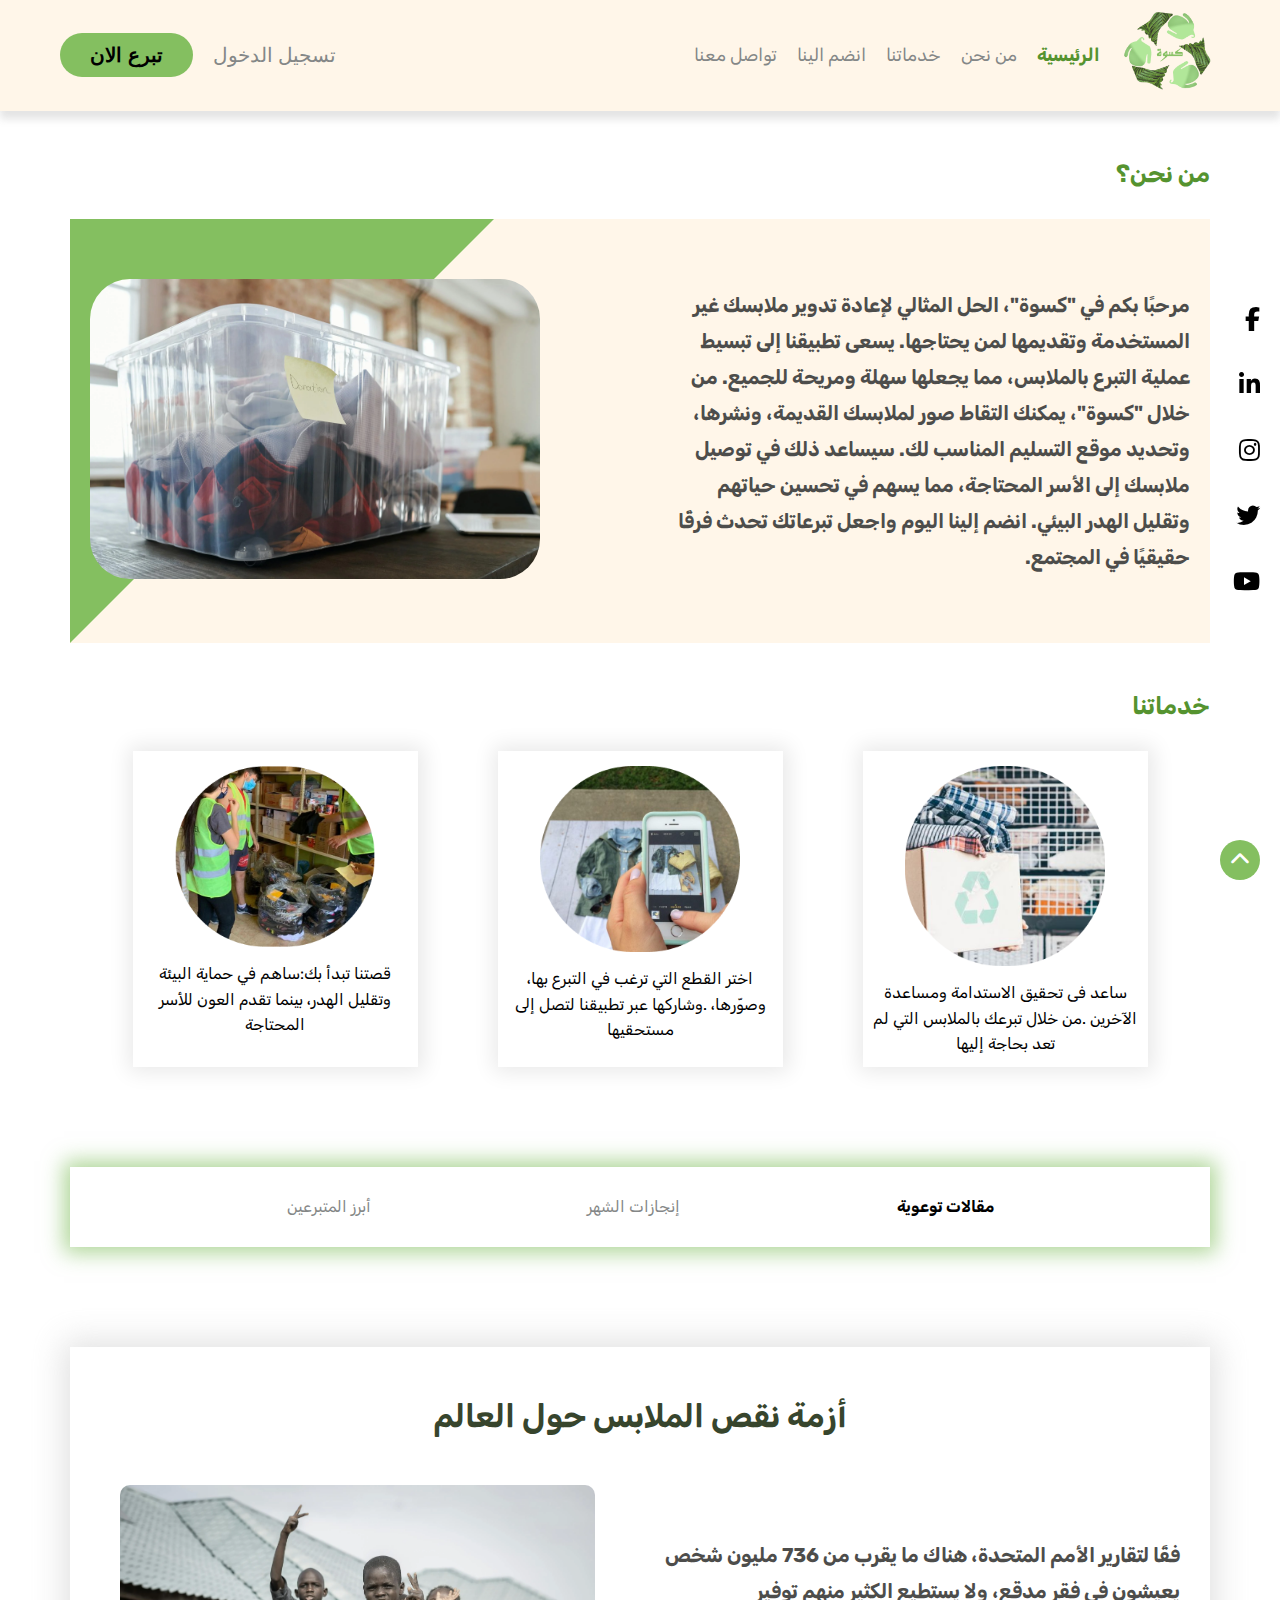
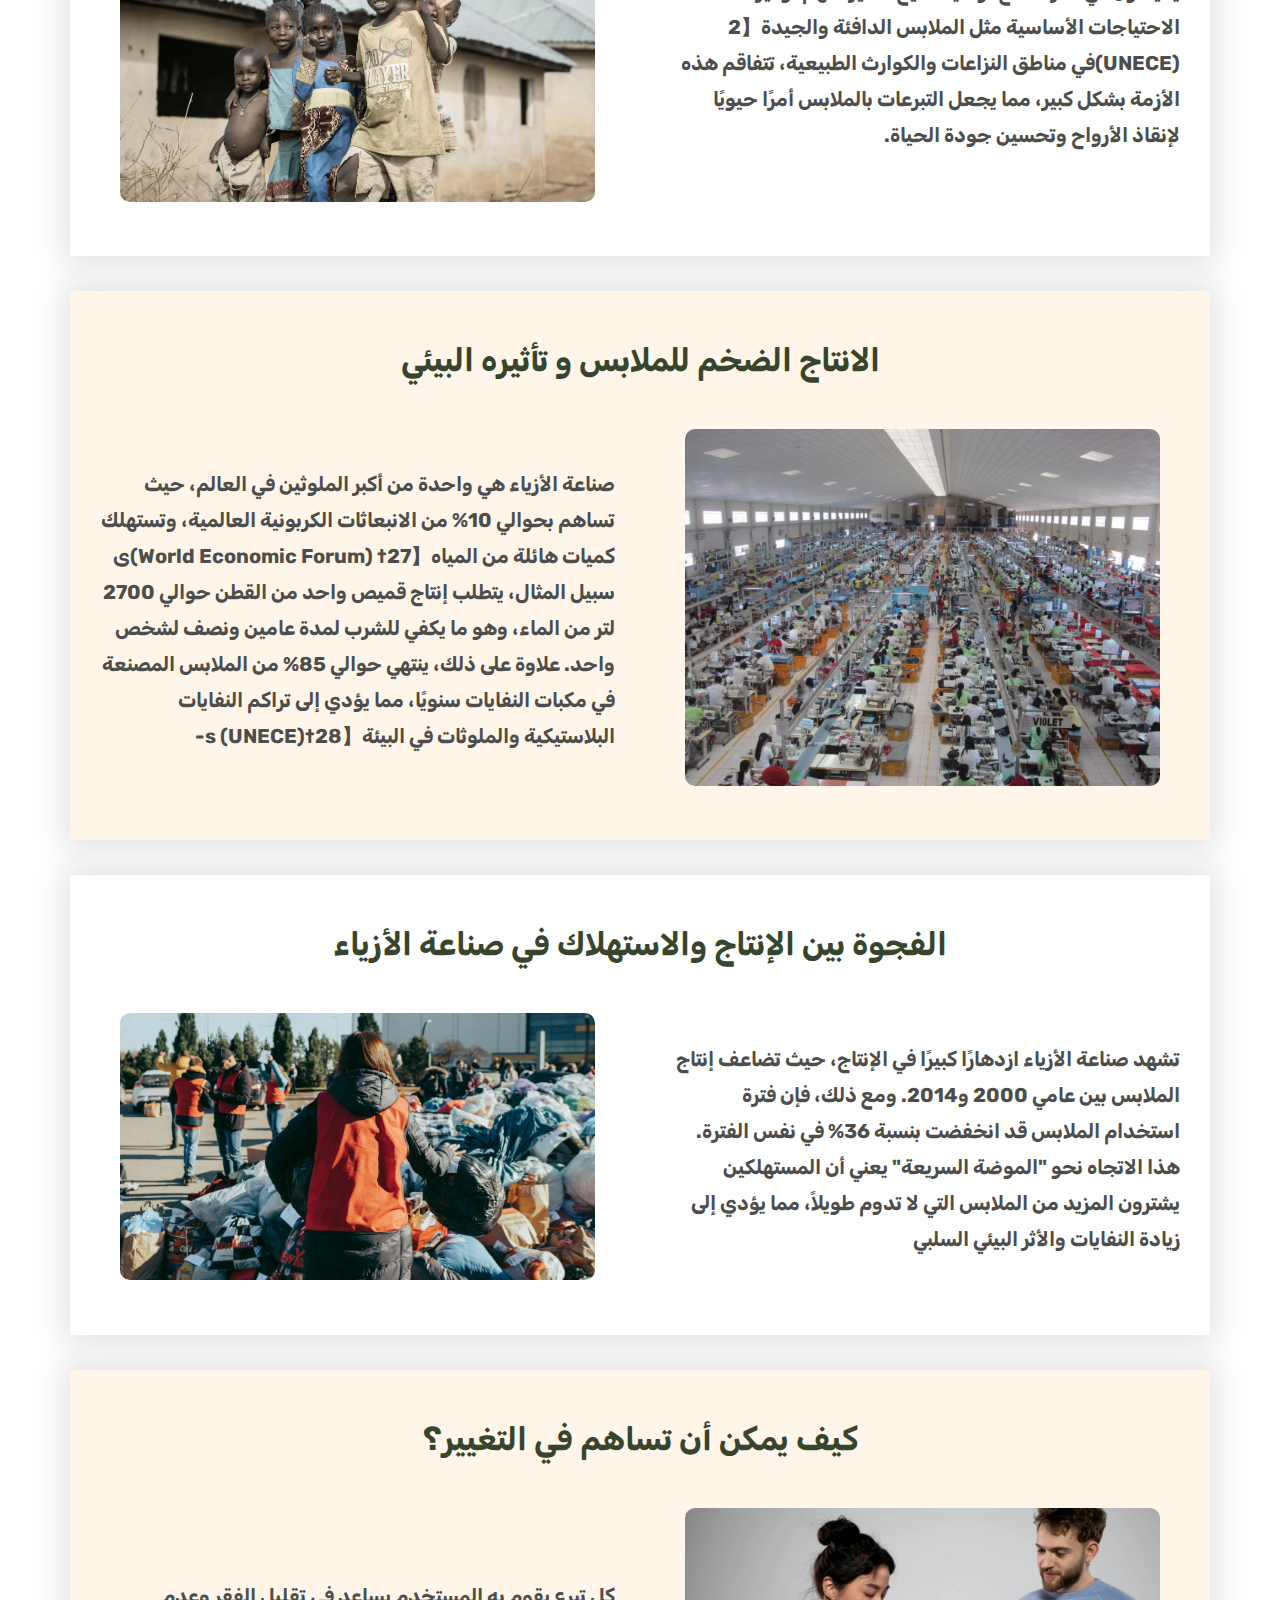
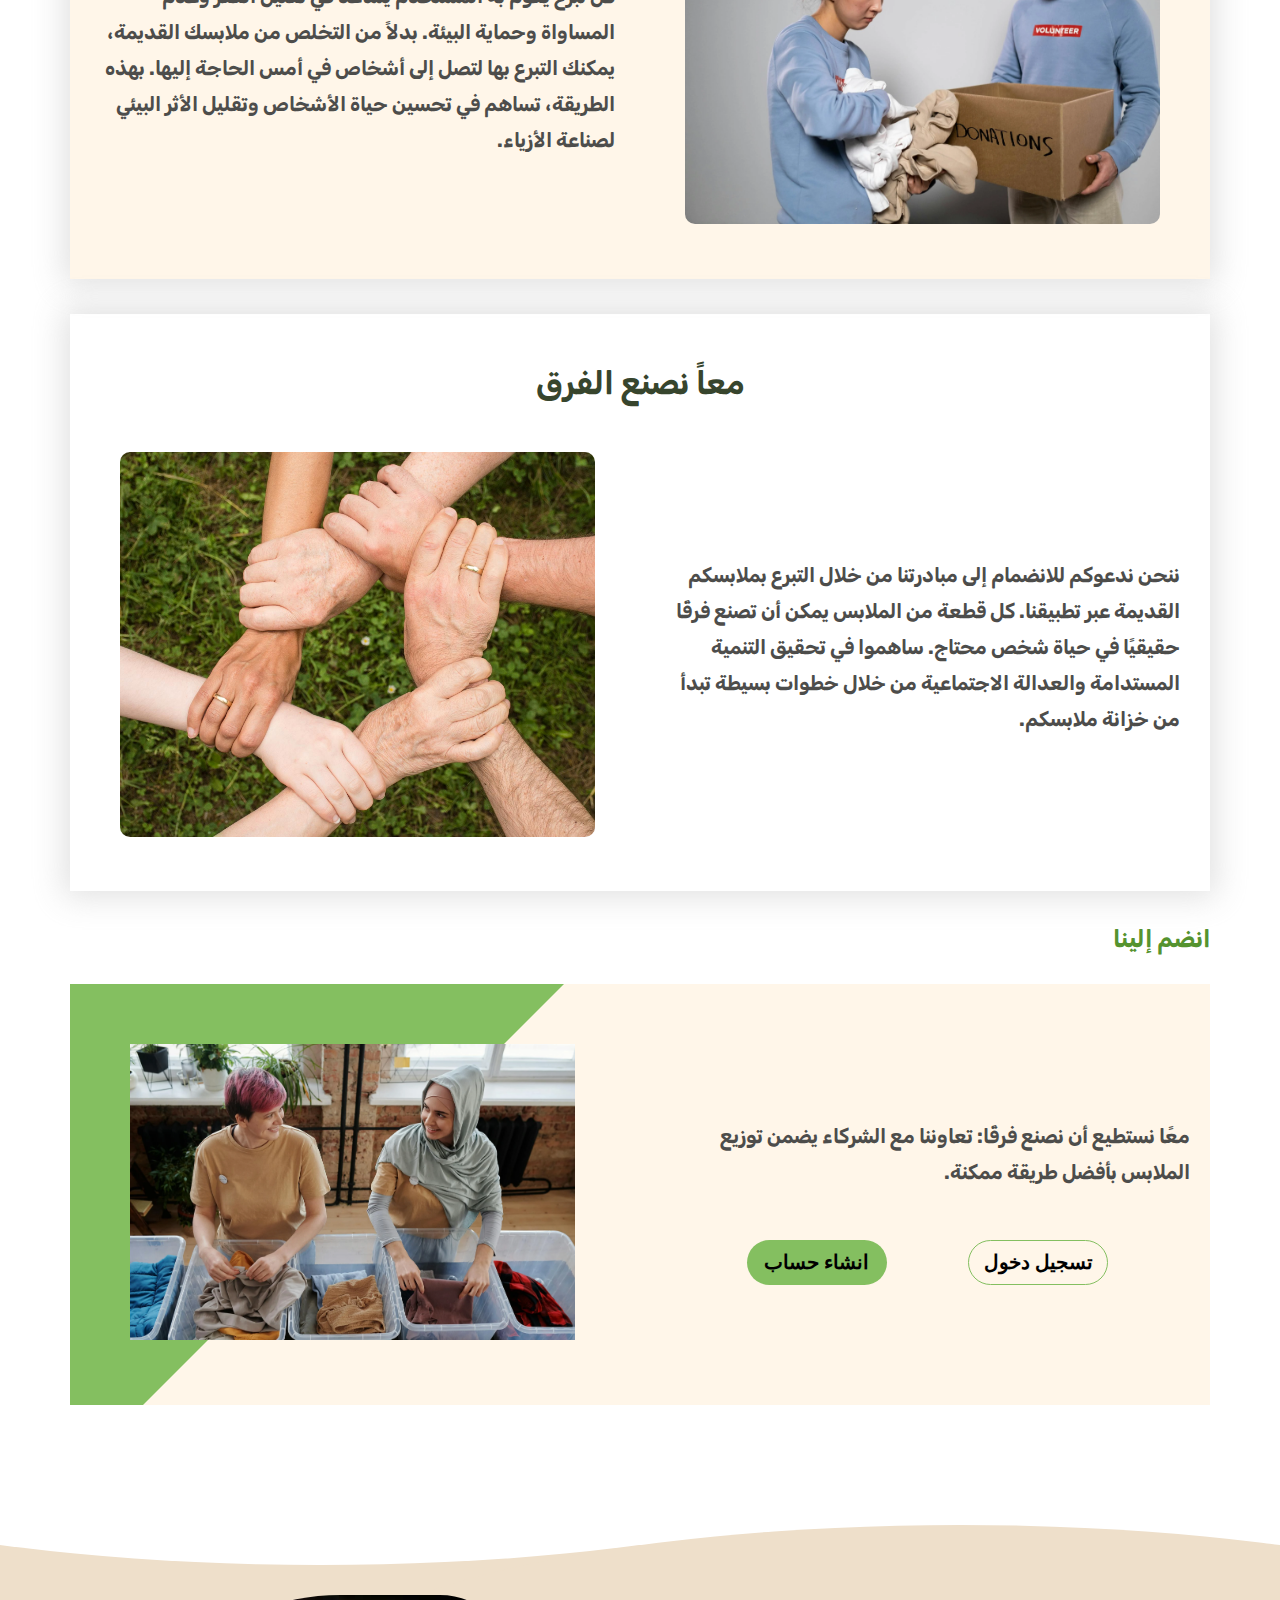
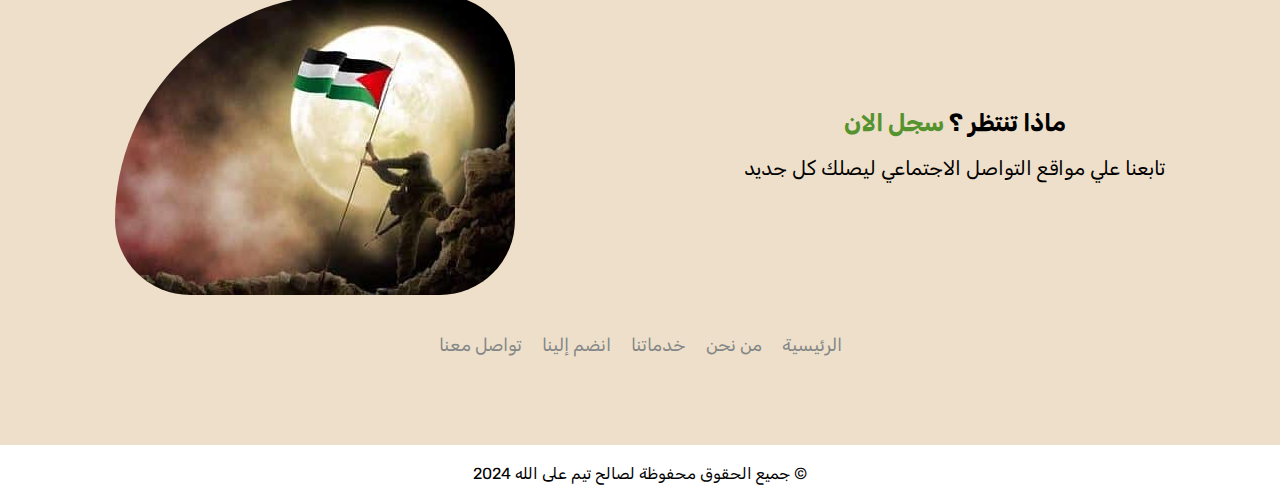
<file: index.html>
<!DOCTYPE html>
<html lang="ar">

<head>
    <meta charset="UTF-8">
    <meta name="viewport" content="width=device-width, initial-scale=1.0">
    <title>كسوه</title>
    <link rel="stylesheet" href="css/style.css">
    <link rel="stylesheet" href="css/all.min.css">
    <link rel="stylesheet" href="css/normalize.css">
    <link rel="preconnect" href="https://fonts.googleapis.com">
    <link rel="preconnect" href="https://fonts.gstatic.com" crossorigin>
    <link
        href="https://fonts.googleapis.com/css2?family=Amita:wght@400;700&family=Kumbh+Sans:wght@100..900&family=Manrope:wght@200..800&family=Rubik:ital,wght@0,300..900;1,300..900&display=swap"
        rel="stylesheet">
</head>

<body>

    <div class="splash-screen" id="splashScreen">
        <div class="message">
            <img src="images/pexels-photo-19399100.webp" alt="Palestine Flag">
            <h1>Keswa Support Palestine ✌️🌎❤️ </h1>
        </div>
    </div>

    <div class="social-sidebar">
        <a href="#" class="facebook">
        <i class="fab fa-facebook-f"></i>
        <span>Facebook</span>
        </a>
        <a href="#" class="linkedin">
        <i class="fab fa-linkedin-in"></i>
        <span>LinkedIn</span>
        </a>
        <a href="#" class="instagram">
        <i class="fab fa-instagram"></i>
        <span>Instagram</span>
        </a>
        <a href="#" class="twitter">
        <i class="fab fa-twitter"></i>
        <span>Twitter</span>
        </a>
        <a href="#" class="youtube">
        <i class="fab fa-youtube"></i>
        <span>YouTube</span>
        </a>
    </div>

    <header>
        <div class="first">
            <button class="now" onclick="showHiddenPart()">تبرع الان</button>
            <button class="login"><a href="login.html" target="_blank">تسجيل الدخول </a></button>
        </div>
        <ul id="links">
            <li><a href="#contact">تواصل معنا</a></li>
            <li><a href="#join"> انضم الينا</a></li>
            <li><a href="#serv"> خدماتنا</a></li>
            <li><a href="#who"> من نحن</a></li>
            <li><a href="#" class="active"> الرئيسية</a></li>
            <li><a href="#"><img src="images/1.png" alt=""></a></li>




        </ul>
        <div class="k">
            <i class="fa-solid fa-bars icon" id="menuBar"></i>
        </div>
    </header>
    <div class="hidden-part" id="hidden-part">
        <div class="box"> 
        <button class="b" onclick="hideHiddenPart()">&times;</button>
        <h2 >منشور جديد</h2>
        </div>
        <img src="images/Frame 547.png" alt=" ">
        <textarea placeholder="تفاصيل المنتج..."></textarea>
        <textarea class="tt"></textarea>
        <button class="bb">إرسال</button>
    </div>



    <div class="container">
        <div class="who" id="who">
            <h2 class="heading">من نحن؟</h2>
            <div class="box">
                <div class="left">
                    <img src="images/clothes.webp" alt="">
                </div>
                <div class="text">
                    <p>مرحبًا بكم في "كسوة"، الحل المثالي لإعادة تدوير ملابسك غير المستخدمة وتقديمها لمن يحتاجها. يسعى
                        تطبيقنا إلى تبسيط عملية التبرع بالملابس، مما يجعلها سهلة ومريحة للجميع. من خلال "كسوة"، يمكنك
                        التقاط صور لملابسك القديمة، ونشرها، وتحديد موقع التسليم المناسب لك. سيساعد ذلك في توصيل ملابسك
                        إلى الأسر المحتاجة، مما يسهم في تحسين حياتهم وتقليل الهدر البيئي. انضم إلينا اليوم واجعل تبرعاتك
                        تحدث فرقًا حقيقيًا في المجتمع.</p>
                </div>
            </div>
        </div>

        <div class="services" id="serv">
            <h2 class="heading">خدماتنا</h2>
            <div class="bigBox">
                <div class="box1">
                    <img src="images/image 12 (1).png" alt="">
                    <p>قصتنا تبدأ بك:ساهم في حماية البيئة
                        وتقليل الهدر، بينما تقدم العون للأسر المحتاجة</p>
                </div>
                <div class="box2">
                    <img src="images/image 14 (1).png" alt="">
                    <p>اختر القطع التي ترغب في التبرع بها، وصوّرها،
                        .وشاركها عبر تطبيقنا لتصل إلى مستحقيها</p>
                </div>
                <div class="box3">
                    <img src="images/image 9 (1).png" alt="">
                    <p>ساعد فى تحقيق الاستدامة ومساعدة الآخرين
                        .من خلال تبرعك بالملابس التي لم تعد بحاجة إليها</p>
                </div>
            </div>
        </div>

        <div class="toggle">
            <label for="top-Donors" class="label">أبرز المتبرعين</label>
            <input type="radio" name="select" id="top-Donors" />
            <label for="month-achivs">إنجازات الشهر</label>
            <input type="radio" name="select" id="month-achivs" />
            <label for="artc">مقالات توعوية</label>
            <input type="radio" name="select" id="artc" checked />
        </div>


        <div class="content">
            <div class="con-doner">
                <div class="donors">
                    <div class="imag"><img src="images/Frame 553.png" alt=""></div>
                    <div class="text1">
                        <h2>أبرز المتبرعين خلال الشهر</h2>
                        <p>في كل شهر، نود أن نعبر عن شكرنا وامتناننا للمتبرعين الكرماء الذين يساهمون بفعالية في تحقيق
                            أهدافنا ومساعدة الأسر المحتاجة. نحن فخورون بأن نعلن عن أبرز المتبرعين لهذا الشهر، والذين
                            تميزوا بعطائهم الكبير وروحهم الإنسانية العالية. دعونا نحتفل بهم ونشجع الجميع على اتباع خطاهم
                            النبيلة.</p>
                    </div>
                    <div class="text2">
                        <h3 class="one">المركز الأول :</h3>
                        <p class="special">"لقد كانت [هاجر جمال] مثالًا رائعًا للعطاء والكرم هذا الشهر. تبرعاتها السخية
                            ساعدت في توفير ملابس دافئة للعديد من الأسر المحتاجة. نحن ممتنون لدعمها المستمر ونتطلع لرؤية
                            المزيد من مساهماتها في المستقبل. شكرًا لك،هاجر، على دعمك الثمين!"</p>
                    </div>
                    <div class="text3">
                        <h3 class="two">المركز الثانى :</h3>
                        <p class="special">"[محمد جمال] هو أحد أبطالنا المجهولين الذين يعملون بصمت لتحقيق التغيير في
                            المجتمع. بفضل تبرعاته المتكررة، تمكن العديد من الأطفال من الحصول على الملابس المناسبة
                            للمدرسة. نحن نقدر تفانيك وجهودك المستمرة. شكراً لك، [اسم المتبرع الثاني]، على إسهاماتك
                            القيمة!"</p>
                    </div>
                    <div class="text4">
                        <h3 class="three">المركز الثالث :</h3>
                        <p class="special">"نود أن نشيد بـ [عبدالرحمن جمال] لكونه أحد أكبر المتبرعين لهذا الشهر. بفضل
                            دعمه السخي، تمكنا من توسيع نطاق مساعدتنا لتشمل مناطق جديدة. تبرعاته لم تكن مجرد ملابس، بل
                            كانت دفء وأمل للعائلات المحتاجة. شكراً لك، [اسم المتبرع الثالث]، على عطائك الكبير!"</p>
                    </div>
                </div>
            </div>
            <div class="con-achivs">
                <div class="report">
                    <div class="box1">
                        <img src="images/back.png" alt="">
                    </div>
                    <div class="box2">
                        <h2>تقرير شهر <span>يوليو</span></h2>
                        <div class="line1">
                            <span>اكتر من</span>
                            <span>تقريبا</span>
                        </div>
                        <div class="line2">
                            <span class="green">2000</span>
                            <span class="special"> => </span>
                            <span class="green">5000</span>
                        </div>
                        <div class="line3">
                            <span>متبرع</span>
                            <span>قطعه</span>
                        </div>
                        <div class="txt1">
                            <h2 class="sm">إحصائيات التبرعات</h2>
                            <ul>
                                <li>عدد التبرعات :</li>
                                <li class="yes">هذا الشهر، استلمنا <span>[5000]</span> قطعة ملابس.</li>
                                <li>عدد المتبرعين :</li>
                                <li class="yes">شارك معنا [500] متبرع جديد.</li>
                            </ul>

                        </div>
                        <div class="txt2">
                            <h2 class="sm">توزيع التبرعات</h2>

                            <ul>
                                <li> الملابس الموزعه :</li>
                                <li class="yes">تم توزيع [4500] قطعة ملابس على الأسر المحتاجة في [17] منطقة مختلفة.</li>
                                <li> الفئات المستفاده :</li>
                                <li class="yes">استفاد من التبرعات [3000] أسرة.</li>
                            </ul>
                        </div>

                    </div>
                </div>
                <div class="succes">
                    <div class="box1">
                        <img src="images/image 18.png" alt="">
                    </div>
                    <div class="box2">
                        <h2>قصص نجاح :</h2>
                        <p class="st">"قصة نجاح: أحمد، أب لثلاثة أطفال، كان يكافح لتوفير ملابس دافئة لعائلته في فصل
                            الشتاء. بفضل تبرعاتكم، تمكن أحمد من تزويد أطفاله بالملابس المناسبة، مما ساعدهم على الذهاب
                            إلى المدرسة بثقة وراحة."</p>
                        <p class="nd">"قصة نجاح: سمية، أم لطفلين، استفادت من تبرعاتكم بالحصول على ملابس جديدة لأطفالها،
                            مما خفف عنها عبء التكاليف الباهظة للملابس الشتوية."</p>
                    </div>
                </div>





            </div>
            <div class="con-artc">
                <div class="one">
                    <h1>أزمة نقص الملابس حول العالم</h1>
                    <div class="card">
                        <div class="image">
                            <img src="images/111.webp" alt="">
                        </div>
                        <div class="text">
                            <p>
                                فقًا لتقارير الأمم المتحدة، هناك ما يقرب من 736 مليون شخص يعيشون في فقر مدقع، ولا يستطيع
                                الكثير منهم
                                توفير الاحتياجات
                                الأساسية مثل الملابس الدافئة والجيدة【2​ (UNECE)​في مناطق النزاعات والكوارث الطبيعية،
                                تتفاقم هذه
                                الأزمة بشكل كبير، مما
                                يجعل التبرعات بالملابس أمرًا حيويًا لإنقاذ الأرواح وتحسين جودة الحياة.
                            </p>
                        </div>
                    </div>
                </div>
                <div class="two">
                    <h1>الانتاج الضخم للملابس و تأثيره البيئي</h1>
                    <div class="card">
                        <div class="text">
                            <p>
                                صناعة الأزياء هي واحدة من أكبر الملوثين في العالم، حيث تساهم بحوالي 10% من الانبعاثات
                                الكربونية العالمية،
                                وتستهلك كميات
                                هائلة من المياه【27†​ (World Economic Forum)​ى سبيل المثال، يتطلب إنتاج قميص واحد من
                                القطن حوالي 2700 لتر من
                                الماء، وهو
                                ما يكفي للشرب لمدة عامين ونصف لشخص واحد. علاوة على ذلك، ينتهي حوالي 85% من الملابس
                                المصنعة في مكبات النفايات
                                سنويًا، مما
                                يؤدي إلى تراكم النفايات البلاستيكية والملوثات في البيئة【28†s​ (UNECE)​-
                            </p>
                        </div>
                        <div class="image">
                            <img src="images/photo_2024-08-02_01-03-16.jpg" alt="">
                        </div>
                    </div>
                </div>
                <div class="one">
                    <h1>الفجوة بين الإنتاج والاستهلاك في صناعة الأزياء</h1>
                    <div class="card">
                        <div class="image">
                            <img src="images/art.jpeg" alt="">
                        </div>
                        <div class="text">
                            <p>
                                تشهد صناعة الأزياء ازدهارًا كبيرًا في الإنتاج، حيث تضاعف إنتاج الملابس بين عامي 2000
                                و2014. ومع ذلك، فإن فترة
                                استخدام
                                الملابس قد انخفضت بنسبة 36% في نفس الفترة. هذا الاتجاه نحو "الموضة السريعة" يعني أن
                                المستهلكين يشترون المزيد من
                                الملابس
                                التي لا تدوم طويلاً، مما يؤدي إلى زيادة النفايات والأثر البيئي السلبي
                            </p>
                        </div>
                    </div>
                </div>
                <div class="two">
                    <h1>كيف يمكن أن تساهم في التغيير؟</h1>
                    <div class="card">

                        <div class="text">
                            <p>
                                كل تبرع يقوم به المستخدم يساعد في تقليل الفقر وعدم المساواة وحماية البيئة. بدلاً من
                                التخلص من ملابسك القديمة،
                                يمكنك
                                التبرع بها لتصل إلى أشخاص في أمس الحاجة إليها. بهذه الطريقة، تساهم في تحسين حياة الأشخاص
                                وتقليل الأثر البيئي
                                لصناعة
                                الأزياء.
                            </p>
                        </div>
                        <div class="image">
                            <img src="images/voll.webp" alt="">
                        </div>
                    </div>
                </div>
                <div class="one">
                    <h1>معاً نصنع الفرق</h1>
                    <div class="card">
                        <div class="image">
                            <img src="images/help.jpeg" alt="">
                        </div>
                        <div class="text">
                            <p>
                                ننحن ندعوكم للانضمام إلى مبادرتنا من خلال التبرع بملابسكم القديمة عبر تطبيقنا. كل قطعة
                                من الملابس يمكن أن تصنع
                                فرقًا
                                حقيقيًا في حياة شخص محتاج. ساهموا في تحقيق التنمية المستدامة والعدالة الاجتماعية من خلال
                                خطوات بسيطة تبدأ من
                                خزانة
                                ملابسكم.
                            </p>
                        </div>
                    </div>
                </div>

            </div>
        </div>
    </div>
    </div>

    <!-- join us -->
    <div class="container" id="join">
        <h2>انضم إلينا</h2>
        <div class="join" >

            <div class="image">
                <img src="images/vol.webp" alt="">
            </div>
            <div class="text">
                <h1>معًا نستطيع أن نصنع فرقًا: تعاوننا مع الشركاء
                    يضمن توزيع الملابس بأفضل طريقة ممكنة.</h1>
                <div class="btns">
                    <button class="active"> <a href="account.html" target="_blank">انشاء حساب</a> </button>
                    <button class="not-active"> <a href="login.html" target="_blank">تسجيل دخول</a></button>
                </div>
            </div>
        </div>
    </div>
    <!-- join us -->
    <!-- footer -->


    <!-- <footer>
        <div class="title">
            <img src="images/1.png" alt="">
            <p>معًا، يمكننا تغيير العالم.</p>
            <div class="icons">
                <i class="fa-brands fa-facebook"></i>
                <i class="fa-brands fa-twitter"></i>
                <i class="fa-brands fa-linkedin"></i>
                <i class="fa-brands fa-instagram"></i>
            </div>
        </div>


        <div class="contacts" id="contact">
            <a href="#contact">
                تواصل معنا
            </a>
            <a href="#join">
                انضم إلينا
            </a>
            <a href="#serv">
                خدماتنا
            </a>
            <a href="#who">
                من نحن
            </a>
            <a href="#">
                الرئيسية
            </a>
        </div>

    </footer> -->



    <footer>
        <div class="wave"></div>
        <div class="content">
            <div class="upper">
                <img src="images/free-palestine.jpg" alt="" class="image">
                <div class="box">
                    <h2>ماذا تنتظر ؟ <a href="login.html" target="_blank">سجل الان</a></h2>
                    <p>تابعنا علي مواقع التواصل الاجتماعي ليصلك كل جديد</p>
                </div>


            </div>
                <div class="contacts" id="contact">
                    <a href="#contact">
                        تواصل معنا
                    </a>
                    <a href="#join">
                        انضم إلينا
                    </a>
                    <a href="#serv">
                        خدماتنا
                    </a>
                    <a href="#who">
                        من نحن
                    </a>
                    <a href="#">
                        الرئيسية
                    </a>
                </div>
            </div>
    </footer>




    <div class="copy">
        <p>© جميع الحقوق محفوظة لصالح تيم على الله 2024</p>
    </div>

    <!-- footer -->


    <!-- start up arrow -->
    <a href="#">
        <div class="up">
            <i class="fa-solid fa-chevron-up"></i>
        </div>
    </a>
    <!-- end up arrow -->
    <script src="java.js"></script>
</body>

</html>
</file>
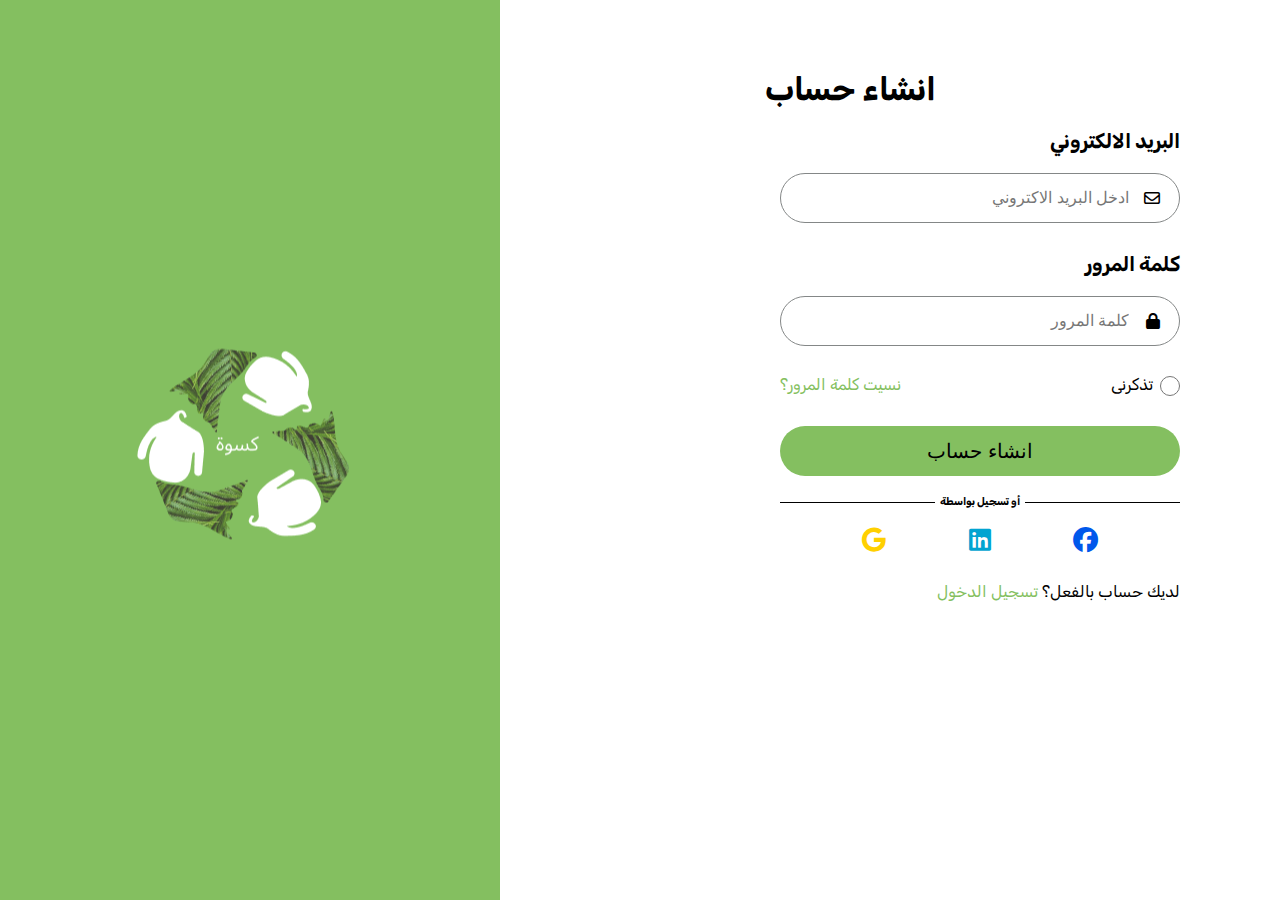
<file: account.html>
<!DOCTYPE html>
<html lang="ar">

<head>
    <meta charset="UTF-8">
    <meta name="viewport" content="width=device-width, initial-scale=1.0">
    <title>انشاء حساب</title>
    <link rel="stylesheet" href="css/account.css">
    <link rel="stylesheet" href="css/all.min.css">
    <link rel="stylesheet" href="css/normalize.css">
    <link rel="preconnect" href="https://fonts.googleapis.com">
    <link rel="preconnect" href="https://fonts.gstatic.com" crossorigin>
    <link
        href="https://fonts.googleapis.com/css2?family=Amita:wght@400;700&family=Kumbh+Sans:wght@100..900&family=Manrope:wght@200..800&family=Rubik:ital,wght@0,300..900;1,300..900&display=swap"
        rel="stylesheet">
</head>
<body>


    <div class="log">
        <div class="log-img">
            <img src="images/logo (1).png" alt="">
        </div>
        <div class="log-container">
            <div class="info">
                <h1 class="main-heading">
                    انشاء حساب
                </h1>
                <div class="inp">
                    <div class="e-mail">
                        <h2 class="in-heading">البريد الالكتروني</h2>

                        <div class="i-in">
                            <i class="fa-regular fa-envelope"></i>
                            <input type="email" name="" id="" placeholder="ادخل البريد الاكتروني">

                        </div>
                    </div>
                    <div class="pass">
                        <h2 class="in-heading">كلمة المرور</h2>
                        <div class="i-in">
                            <i class="fa-solid fa-lock"></i>
                            <input type="password" name="" id="" placeholder="كلمة المرور">

                        </div>
                    </div>
                    <div class="remember">
                        <div class="rad">
                            <input type="radio" name="remember" id="remm" value="">
                            <label for="remm">تذكرنى</label>
                        </div>
                        <a href="forget.html">نسيت كلمة المرور؟</a>
                    </div>
                    <div class="active">
                        <button>
                            انشاء حساب
                        </button>

                        <div class="athor">
                            <h6>أو تسجيل بواسطة</h6>
                        </div>
                        <div class="s-icon">
                            <i class="fa-brands fa-facebook ff"></i>
                            <i class="fa-brands fa-linkedin ll"></i>
                            <i class="fa-brands fa-google gg" ></i>
                        </div>
                    </div>
                </div>






                <div class="move">
                    <p> لديك حساب بالفعل؟ <a href="login.html" target="_blank"> تسجيل الدخول</a></p>
                </div>
            </div>
        </div>
    </div>


    <script src="java.js"></script>
</body>
</file>
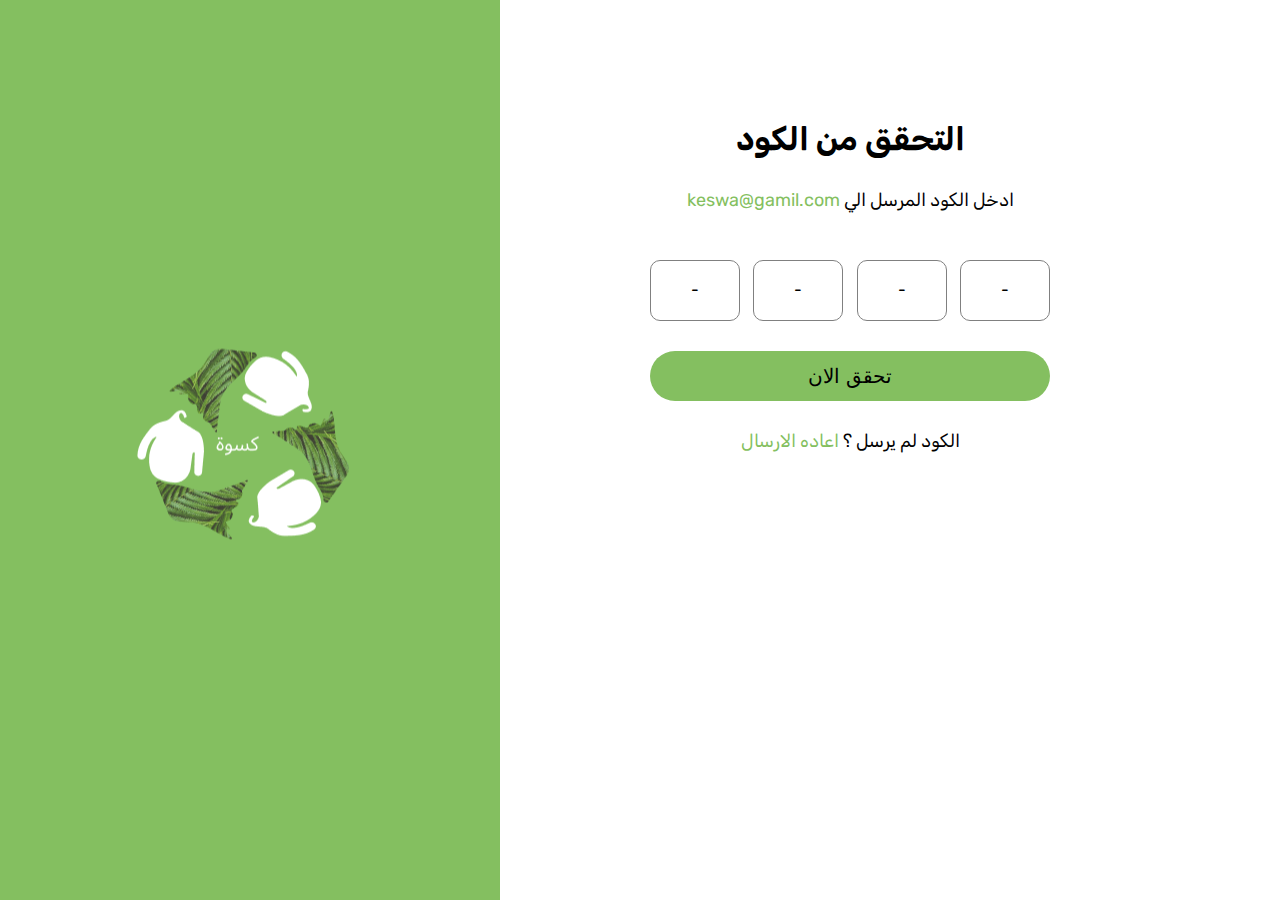
<file: forget.html>
<!DOCTYPE html>
<html lang="ar">

<head>
    <meta charset="UTF-8">
    <meta name="viewport" content="width=device-width, initial-scale=1.0">
    <title> التحقق من الكود</title>
    <link rel="stylesheet" href="css/forget.css">
    <link rel="stylesheet" href="css/all.min.css">
    <link rel="stylesheet" href="css/normalize.css">
    <link rel="preconnect" href="https://fonts.googleapis.com">
    <link rel="preconnect" href="https://fonts.gstatic.com" crossorigin>
    <link
        href="https://fonts.googleapis.com/css2?family=Amita:wght@400;700&family=Kumbh+Sans:wght@100..900&family=Manrope:wght@200..800&family=Rubik:ital,wght@0,300..900;1,300..900&display=swap"
        rel="stylesheet">
</head>
<body>


    <div class="log">
        <div class="log-img">
            <img src="images/logo (1).png" alt="">
        </div>
        <div class="log-container">
            <div class="info">
                <h1 class="main-heading">
                التحقق من الكود
                </h1>
                <div class="inp">
                        <p class="in-heading">ادخل الكود المرسل الي <span>keswa@gamil.com</span> </p>

                        <div class="bigbox">
                            <div class="box">-</div>
                            <div class="box">-</div>
                            <div class="box">-</div>
                            <div class="box">-</div>
                        </div>
                    <div class="active">
                        <button>
                            تحقق الان
                        </button>
                    </div>
















                    </div>
                <div class="move">
                    <p>  الكود لم يرسل ؟ <a > اعاده الارسال </a></p>
                </div>
            </div>
        </div>
    </div>


    <script src="java.js"></script>
</body>
</file>
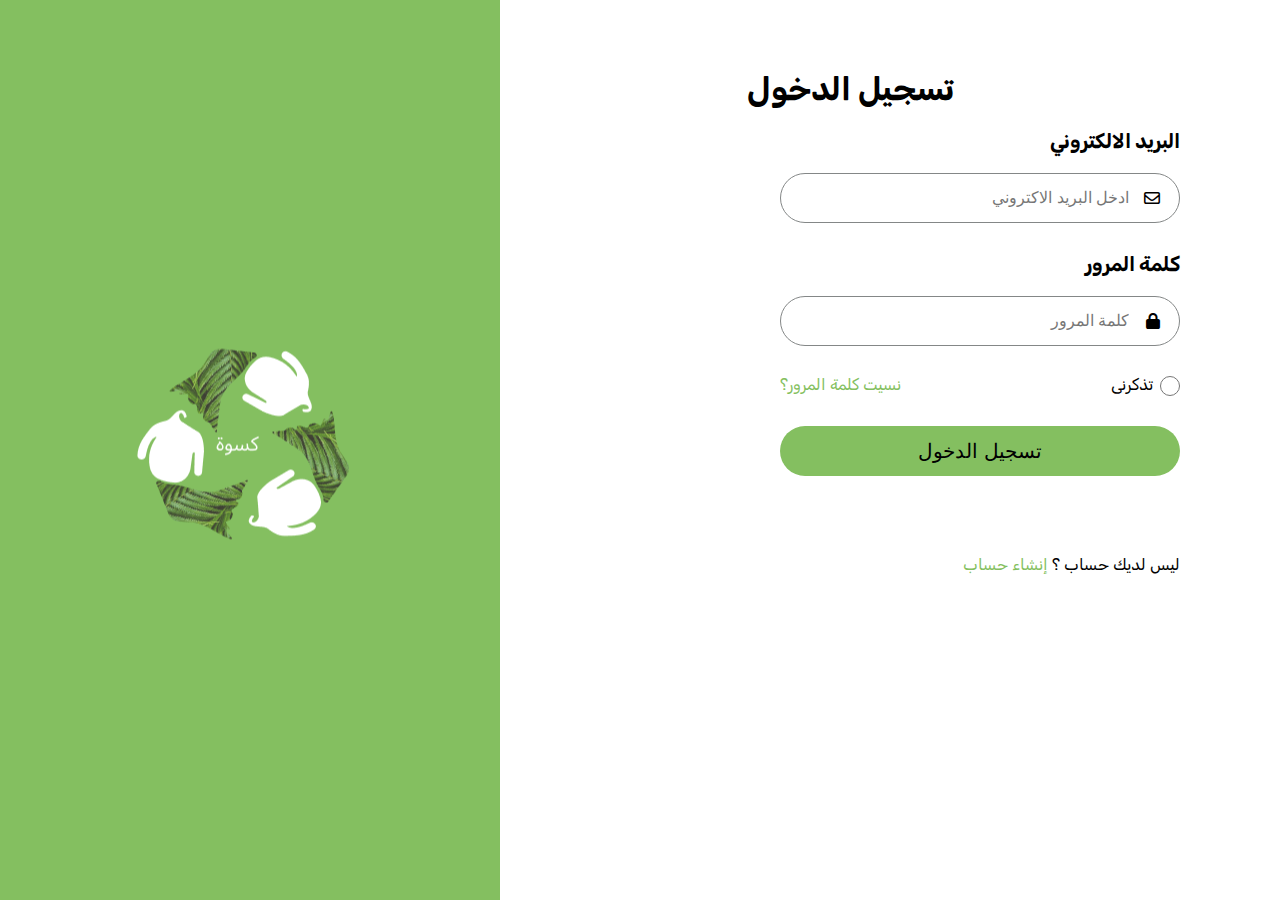
<file: login.html>
<!DOCTYPE html>
<html lang="ar">

<head>
    <meta charset="UTF-8">
    <meta name="viewport" content="width=device-width, initial-scale=1.0">
    <title>تسجيل الدخول</title>
    <link rel="stylesheet" href="css/loginStyle.css">
    <link rel="stylesheet" href="css/all.min.css">
    <link rel="stylesheet" href="css/normalize.css">
    <link rel="preconnect" href="https://fonts.googleapis.com">
    <link rel="preconnect" href="https://fonts.gstatic.com" crossorigin>
    <link
        href="https://fonts.googleapis.com/css2?family=Amita:wght@400;700&family=Kumbh+Sans:wght@100..900&family=Manrope:wght@200..800&family=Rubik:ital,wght@0,300..900;1,300..900&display=swap"
        rel="stylesheet">
</head>
<body>
    





    <div class="log">
        <div class="log-img">
            <img src="images/logo (1).png" alt="">
        </div>
        <div class="log-container">
            <div class="info">
                <h1 class="main-heading">
                    تسجيل الدخول
                </h1>
                <div class="inp">
                    <div class="e-mail">
                        <h2 class="in-heading">البريد الالكتروني</h2>

                        <div class="i-in">
                            <i class="fa-regular fa-envelope"></i>
                            <input type="email" name="" id="" placeholder="ادخل البريد الاكتروني">

                        </div>
                    </div>
                    <div class="pass">
                        <h2 class="in-heading">كلمة المرور</h2>
                        <div class="i-in">
                            <i class="fa-solid fa-lock"></i>
                            <input type="password" name="" id="" placeholder="كلمة المرور">

                        </div>
                    </div>
                    <div class="remember">
                        <div class="rad">
                            <input type="radio" name="remember" id="remm" value="">
                            <label for="remm">تذكرنى</label>
                        </div>
                        <a href="forget.html">نسيت كلمة المرور؟</a>
                    </div>
                    <div class="active">
                        <button>
                            تسجيل الدخول
                        </button>
                    </div>
                </div>


                <div class="move">
                    <p>ليس لديك حساب ؟ <a href="account.html" target="_blank">إنشاء حساب</a></p>
                </div>
            </div>
        </div>
    </div>


    <script src="java.js"></script>
</body>
</file>
<file: css/style.css>
body {
    counter-reset: services;
    font-family: "Rubik", sans-serif;
    position: relative;
    

}

* {
    list-style: none;
    text-decoration: none;
    padding: 0;
    margin: 0;
    -webkit-box-sizing: border-box;
    -moz-box-sizing: border-box;
    box-sizing: border-box;
}

a {
    color: black;
}

p {
    direction: rtl;
}

html {
    scroll-behavior: smooth;
}

:root {
    --main-color: #84BF60;
    --links-color: #848787;
    --bg-color: #FFF6E9;
    --heading-color: #55932f;

}

.container {
    padding-left: 15px;
    padding-right: 15px;
    margin-left: auto;
    margin-right: auto;
}

/* Small */
@media (min-width: 768px) {
    .container {
        width: 750px;
    }
}

/* Medium */
@media (min-width: 992px) {
    .container {
        width: 970px;
    }
}

/* Large */
@media (min-width: 1200px) {
    .container {
        width: 1170px;
    }
}


header {
    display: flex;
    justify-content: space-between;
    align-items: center;
    padding: 10px 60px;
    background-color: var(--bg-color);
    box-shadow: 0 8px 8px rgba(118, 118, 118, 0.2);
    position: relative;
}

@media (max-width: 992px) {
    header {
        padding: 10px 10px 5px;
    }
}

header ul {
    display: flex;
    align-items: center;
    font-size: 18px;
}

header ul li {
    padding-left: 20px;
}

header a {
    color: #848787;
}

.first {
    display: flex;
    flex: 1;

}

.first button {
    border: transparent;
    display: block;
    font-size: 20px;
}
.first button:hover {
color: white;
}


button.login {
    background-color: inherit;
    color: #848787;
    margin-left: 20px;
}

button.now {
    padding: 10px 30px;
    background-color: #84BF60;
    font-weight: bold;
    border-radius: 40px;
    -webkit-border-radius: 40px;
    -moz-border-radius: 40px;
    -ms-border-radius: 40px;
    -o-border-radius: 40px;
}

ul li img {
    width: 100px;
    animation: scale 2s ease-in-out infinite;
}

header .active {
    color: var(--heading-color);
    font-weight: bold;
}

ul li:hover a {
    color: var(--heading-color);
}

.k {
    display: none;
}



@keyframes scale {

    0%,
    100% {
        transform: scale(1);
    }

    50% {
        transform: scale(1.1);
    }
}


@media (max-width: 992px) {
    header {
        padding: 10px 10px 10px;
    }

    header ul li {
        margin-bottom: 10px;
    }

    button.now {
        background-color: #84BF60;
        font-weight: bold;
        border-radius: 40px;

    }

    button.login {
        margin-left: 200px;
    }

    header ul li:last-child {
        display: none;
    }

    .k {
        display: block;
        margin-right: 10px;
    }

    header ul {
        display: none;
        flex-direction: column-reverse;
        position: absolute;
        height: 175px;
        z-index: 1;
        width: 100%;
        top: 63px;
        background-color: beige;
        left: 0;
    }
}

@media (max-width:500px) {
    button.now {
        padding: 10px;
        font-size: 16px;
    }

    button.login {
        margin-left: 5px;
        font-size: 16px;
    }
}



/* ............................................... */

.container .who {
    margin-top: 50px;
}

.heading {
    direction: rtl;
    margin-bottom: 30px;
    color: var(--heading-color);
}

.container .who .box {
    display: flex;
    gap: 120px;
    align-items: center;
    padding: 60px 20px 60px;
    position: relative;
    background-color: var(--bg-color);
}



.container .who .box .left img {
    width: 450px;
    position: relative;
    z-index: 2;
    border-radius: 40px;
    -webkit-border-radius: 40px;
    -moz-border-radius: 40px;
    -ms-border-radius: 40px;
    -o-border-radius: 40px;
}

.container .who .box .text {
    font-size: 20px;
    line-height: 1.8;
    font-weight: bold;
    color: #4D4D4B;
}

.container .who .box::before {
    content: "";
    border-width: 212px;
    border-style: solid;
    border-color: #84BF60 transparent transparent #84BF60;
    position: absolute;
    z-index: 2;
    left: 0;
}

@media (max-width: 768px) {
    .container .who .box::before {
        top: 0;
        border-width: 120px;
    }

    .container .who .box {
        padding: 30px 20px 30px;
        flex-direction: column;
        gap: 40px;
        overflow: hidden;
    }

    .container .who .box .text {
        line-height: 1.5;
        position: relative;
        z-index: 5;
    }

}

@media (max-width: 992px) {

    .container .who .box .left img {
        width: 300px;
    }

    .container .who .box .text {
        font-size: 18px;
    }

}

@media (max-width: 1199px) {
    .container .who .box::before {
        border-width: 240px;
        top: 0;
    }
}

/* ............................................................... */

.services {
    margin-top: 50px;
}

.services .bigBox {
    display: flex;
    justify-content: center;
    text-align: center;
    margin-bottom: 100px;
    gap: 80px;
}

.services .bigBox .box1,
.services .bigBox .box2,
.services .bigBox .box3 {
    box-shadow: 1px 0px 20px 5px rgb(0 0 0 / 9%);
    width: 25%;
    padding-top: 15px;

}

.services .bigBox img {
    width: 200px;
    transition: transform 0.5s ease;
}
.services .bigBox .box1:hover img,
.services .bigBox .box2:hover img,
.services .bigBox .box3:hover img {
    transform: scale(1.1);
}

.services .bigBox p {
    padding: 10px;
    line-height: 1.6;
}

@media (max-width: 1199px) {

    .services .bigBox img {
        width: 180px;
    }
}

@media (max-width: 992px) {
    .services .bigBox {
        flex-direction: column;
        align-items: center;
    }

    .services .bigBox .box1,
    .services .bigBox .box2,
    .services .bigBox .box3 {
        width: 100%;
    }

    .services .bigBox img {
        width: 150px;
    }


    .services .bigBox p {
        padding: 10px;
        line-height: 1.6;
        font-size: 20px;
    }

}

/* start toggle */

.toggle input[type="radio"] {
    display: none;
}

.con-doner,
.con-achivs,
.con-artc {
    display: none;
}


.toggle:has(#top-Donors:checked)+.content .con-doner,
.toggle:has(#month-achivs:checked)+.content .con-achivs,
.toggle:has(#artc:checked)+.content .con-artc {
    display: block;
}


.toggle {
    display: flex;
    justify-content: space-evenly;
    align-items: center;
    height: 80px;
    margin: 20px 0 0px;
    box-shadow: 0px 0px 20px 6px #84bf60a5;
    color: #848787;
}



/* end toggle */

/* start content */

.content .con-artc {
    margin-top: 100px;
}

.content .con-artc .one,
.content .con-artc .two {
    padding: 30px;
    box-shadow: 0px 0px 30px 6px #d0d0d0a5;
    margin: 35px 0;
}

.content .con-artc .one h1,
.content .con-artc .two h1 {
    display: flex;
    justify-content: center;
    align-items: center;
    margin-bottom: 30px;
    position: relative;
    color: #37452d;
}

.content .con-artc .two {
    background-color: var(--bg-color);
}

.content .con-artc .one .card,
.content .con-artc .two .card {
    display: grid;
    grid-template-columns: repeat(2, 1fr);
    gap: 50px;
    align-items: center;
    justify-content: center;
}

.content .con-artc .one .image,
.content .con-artc .two .image {
    padding: 20px;
}

.content .con-artc .one .image img,
.content .con-artc .two .image img {
    width: 100%;
    border-radius: 10px;
    -webkit-border-radius: 10px;
    -moz-border-radius: 10px;
    -ms-border-radius: 10px;
    -o-border-radius: 10px;

}

.content .con-artc .one .text,
.content .con-artc .two .text {
    font-size: 20px;
    line-height: 1.8;
    font-weight: bold;
}

.content .con-artc .one .text p,
.content .con-artc .two p {
    direction: rtl;
    color: #4D4D4B;
}


@media (max-width: 992px) {

    .content .con-artc .one .card,
    .content .con-artc .two .card {
        display: grid;
        grid-template-columns: 1fr;

        /* gap: 60px; */
        align-items: center;
        justify-content: center;
    }

    .content .con-artc .one h1,
    .content .con-artc .two h1 {
        direction: rtl;
    }
}


/* ......................................... */
.con-achivs .report {
    display: flex;
    justify-content: space-between;
    gap: 200px;
    margin-top: 100px;
    box-shadow: 9px 1px 27px 5px rgba(0, 0, 0, 0.2);
    /* padding: 80px 80px 80px 0; */

}

.con-achivs .report .box1{
    background-image: url(/images/back.png);
    background-size: cover;
    background-repeat: no-repeat;
}

.con-achivs .report .box2{
    padding: 80px 80px 80px 0;
}
@media (max-width: 767px) {
.con-achivs .report .box2{
    padding:0;
}
}

.con-achivs .report img {
    max-width: 400px;
}

.con-achivs .report h2 {
    margin-bottom: 20px;
}

.con-achivs .report h2.sm {
    font-size: 18px;
}

.con-achivs .report .txt1,
.con-achivs .report .txt2 {
    margin-top: 50px;
}

.con-achivs .report h2 span {
    color: #84BF60;
}

.con-achivs .report .box2 {
    direction: rtl;

}

.con-achivs .report .line1,
.con-achivs .report .line2,
.con-achivs .report .line3 {
    display: flex;
    direction: rtl;
    margin-bottom: 10px;
}

.con-achivs .report .line1 span {
    font-size: 20px;
    font-weight: bold;
}

.con-achivs .report .line2 span.green {
    color: #84BF60;
    font-weight: bold;
    font-size: 20px;
}

.con-achivs .report .line2 span.special {
    font-weight: bold;
    font-size: 20px;
    letter-spacing: -1.5px;
}

.con-achivs .report .line3 span {
    color: #848787;
}

.con-achivs .report .line1,
.con-achivs .report .line3 {
    justify-content: space-between;
}

.con-achivs .report .line2 {
    justify-content: space-between;
}

.con-achivs .report ul li {
    margin-bottom: 10px;
}

.con-achivs .report ul li.yes {
    padding-right: 20px;
    line-height: 1.5;
}


@media (max-width: 991px) {
    .con-achivs .report {
        flex-direction: column;
        text-align: center;
        gap: 0;
        align-items: center;
        padding: 0 0 50px;

    }
}

@media (max-width: 767px) {
    .report .box2 {
        width: 300px;
    }

    .con-achivs .report img {
        max-width: 300px;
    }
}



.succes {
    box-shadow: 9px 1px 27px 5px rgba(0, 0, 0, 0.2);
    margin-top: 100px;
    padding: 40px;

}

.succes .box1 {
    padding: 0px;
}

.succes .box1 img {
    max-width: 100%;
}

.succes .box2 {
    direction: rtl;
}

.succes .box2 h2 {
    margin-top: 30px;
    margin-bottom: 50px;
}

.succes .box2 p {
    margin-bottom: 50px;
    font-size: 20px;

}

.succes .box2 p.st {
    font-size: 20px;
}


.donors {
    margin-top: 100px;
    box-shadow: 9px 1px 27px 5px rgba(0, 0, 0, 0.2);
    padding: 40px;
    direction: rtl;
}

.donors img {
    max-width: 100%;
}

.donors .imag {
    margin-bottom: 50px;
}

.donors .imag img {
    padding: 0 120px;
}

.donors p {
    margin-top: 20px;
    margin-bottom: 20px;
}

.donors p.special {
    padding-right: 30px;
    line-height: 1.7;
    font-size: 20px;
    color: #848787;
}

.donors h3.one {
    color: #EBD833;
}

.donors h3.two {
    color: #4D4D4B;
}

.donors h3.three {
    color: #A4561E;
}


@media (max-width: 767px) {
    .donors .imag img {
        padding: 0;
    }
}

/* ================================= */
/* join us */
.container h2 {
    direction: rtl;
    margin-bottom: 30px;
    color: var(--heading-color);
    margin-top: 20px;
}

.join {
    display: grid;
    grid-template-columns: repeat(2, 1fr);
    gap: 50px;
    align-items: center;
    justify-content: center;
    background-color: var(--bg-color);
    position: relative;
    padding: 20px;
    overflow: hidden;
    margin-bottom: 100px;
}

.join::before {
    content: "";
    border-width: 284px;
    border-style: solid;
    border-color: #84BF60 transparent transparent #84BF60;
    position: absolute;
    z-index: 2;
    left: 0;
}

.join .image img {
    width: 100%;
    position: relative;
    z-index: 2;
    padding: 40px;
    border-radius: 10px;
    -webkit-border-radius: 10px;
    -moz-border-radius: 10px;
    -ms-border-radius: 10px;
    -o-border-radius: 10px;
}

.join .text {
    z-index: 20;

}

.join .text h1 {
    font-size: 20px;
    line-height: 1.8;
    font-weight: bold;
    color: #4D4D4B;
    direction: rtl;
    margin-bottom: 50px;
}

.join .text .btns {
    display: flex;
    justify-content: space-evenly;
}

.join .text .btns .active {
    width: 140px;
    height: 45px;
    background-color: var(--main-color);
    border: none;
    font-size: 20px;
    font-weight: bold;
    border-radius: 40px;
    -webkit-border-radius: 40px;
    -moz-border-radius: 40px;
    -ms-border-radius: 40px;
    -o-border-radius: 40px;
}
.join .text .btns .active:hover a{
    color: white;
}
.join .text .btns .not-active {
    width: 140px;
    height: 45px;
    background-color: transparent;
    border: 1px solid var(--main-color);
    font-size: 20px;
    font-weight: bold;
    color: var(--links-color);
    border-radius: 40px;
    -webkit-border-radius: 40px;
    -moz-border-radius: 40px;
    -ms-border-radius: 40px;
    -o-border-radius: 40px;
}

@media (max-width: 992px) {
    .join {
        display: grid;
        grid-template-columns: 1fr;
        align-items: center;
        justify-content: center;
        margin-bottom: 100px;
    }

    .join::before {
        border-width: 280px;
        top: 0;
    }

    .join .text .btns {
        display: flex;
        flex-direction: column;
        justify-content: center;
        align-items: center;
        gap: 20px;
    }

    .join .text .btns .not-active,
    .join .text .btns .active {
        width: 190px;
    }

    .join .text h1 {
        font-size: 18px;
        position: relative;
        z-index: 6;
    }
}

/* join us */

/* contacts */
.contacts {
    display: flex;
    justify-content: center;
    align-items: center;
    height: 100px;
}

.contacts a {
    font-size: 18px;
padding: 10px;
    direction: rtl;
}

.contacts a:hover {
    color:var(--heading-color);
    font-weight: bold;
}

@media (max-width: 767px) {
    .contacts a {
        font-size: 16px;
    }
}

/* contacts */

/* footer */
/* footer {
    display: grid;
    justify-content: center;
    align-items: center;
    grid-template-columns: repeat(2, 1fr);
    box-shadow: 0px -5px 20px 0px rgb(118 118 118 / 17%); xxxxx
}

footer .title {
    display: flex;
    flex-direction: column;
    align-items: center;
    justify-content: center;
    padding: 50px 0px;
    text-align: center;
}

footer .title img {
    width: 100px;
}

footer .title .icons {
    padding: 15px 0;
}

footer .title .icons i {
    font-size: 20px;
    padding: 0 9px;
    color: var(--links-color);
}

footer .title .icons i:hover {
    color: var(--main-color);
}

footer .title p {
    font-size: 16px;
    color: var(--heading-color);
} */

/* @media (max-width: 767px) {
    footer {
        display: grid;
        grid-template-columns: 1fr;
    }

    .contacts {
        padding: 60px 0 100px;
    }

} */

/* kkk */


/* footer{
    position: relative;
    background:linear-gradient(0deg,#08BF18 0%,#AC05C9 100%);
    clip-path: polygon(0% 10%, 100% 0, 100% 100%, 0 100%);
    color: white;
    padding: 50px 0;
}

.content {
}

footer .image  {
    border-radius: 300px 100px 100px 100px;
    margin-bottom: 50px;
}

footer .upper{
    display: flex;
    align-items: center;
    justify-content: space-between;
    padding-left: 50px;
    padding-right: 50px;
} */


.wave {
    display: block;
    position: relative;
    height: 40px;
    width: 100%;
    background:white;
}
.wave:before {
    content: "";
    display: block;
    position: absolute;
    border-radius: 100%;
    width: 100%;
    height: 300px;
    background-color: #eedfca;
    right: -25%;
    top: 20px;
}
.wave:after {
    content: "";
    display: block;
    position: absolute;
    border-radius: 100%;
    width: 100%;
    height: 300px;
    background-color: white;
    left: -25%;
    top: -240px;
    clip-path: ellipse(100% 15% at -15% 100%);
}


footer {
    background-color:#eedfca ;
    padding-bottom: 50px;
    overflow: hidden;

}

footer .upper{
    display: flex;
    align-items: center;
    justify-content: space-around;
    margin-top:50px;

}
footer .image {
    border-radius: 300px 100px 100px 100px;
    position: relative;
}

footer .box{
    text-align: center;
    position: relative;
}
footer h2{
margin-bottom: 20px;
}
footer h2 a{
color: var(--heading-color);
}
footer p{
    font-size: 20px;
}

@media (max-width: 992px) {
    footer .upper{
        flex-direction: column;
        gap: 25px;
    }

}
@media (max-width: 767px) {
    footer .image{
        width: 200px;
    }
    footer .box h2{
        font-size: 20px;
    }
    footer .box p{
        font-size: 16px;
    }
    footer .contacts{
        flex-direction: column;
        margin-top: 50px;
    }
    

}
.contacts{
    display: flex;
}
.contacts a{
    color: var(--links-color);
}


@media (max-width: 767px) {

    .copy p {
        font-size: 14px;
        padding: 30px 0 10px;
    }
}



.copy {
    display: flex;
    /* background-color: #FFF6E9;xxxxx */
    justify-content: center;
}

.copy p {
    text-align: center;
    padding: 20px 0;
}

/* footer */

/* start up arrow */
.up {
    position: fixed;
    bottom: 20px;
    right: 20px;
    width: 40px;
    height: 40px;
    border-radius: 50%;
    -webkit-border-radius: 50%;
    -moz-border-radius: 50%;
    -ms-border-radius: 50%;
    -o-border-radius: 50%;
    display: flex;
    align-items: center;
    justify-content: center;
    background-color: var(--main-color);
    z-index: 100;
}

.up:hover {
    background-color: white;
    transition: .3s;
    -webkit-transition: .3s;
    -moz-transition: .3s;
    -ms-transition: .3s;
    -o-transition: .3s;
}

.up:hover i {
    color: var(--main-color);
    transition: .3s;
    -webkit-transition: .3s;
    -moz-transition: .3s;
    -ms-transition: .3s;
    -o-transition: .3s;
}

.up i {
    color: white;
    font-size: 20px;
}

/* end up arrow */


.hidden-part {
    display: none;
    padding: 60px 40px;
    box-shadow: 0 0 10px rgba(0, 0, 0, 0.1);
    width: 400px;
    margin: 50px auto;
    border-radius: 8px;
    background-color: #fff;
    position: absolute;
    left: 50%;
    top: 300px;
    transform: translate(-50%, -50%);
    z-index: 6000000000;
}

.hidden-part h2 {
    text-align: center;
    margin-left: 100px;
}

.hidden-part .box {
    margin-bottom: 15px;
    display: flex;
    align-items: center;

}

.hidden-part img {
    display: block;
    margin: 0 auto 20px;
    max-width: 300px;
    background-color: #f0f0f0;
    padding: 0px;
    box-sizing: border-box;
    border: 1px dashed #ccc;
}

.hidden-part textarea:focus {
    outline-style: none;
}

.hidden-part textarea {
    width: 100%;
    height: 100px;
    margin-bottom: 20px;
    padding: 10px;
    border: 1px solid #ccc;
    border-radius: 4px;
    resize: none;
    direction: rtl
}

.hidden-part textarea.tt {
    width: 100%;
    height: 40px;
    margin-bottom: 20px;
    padding: 10px;
    border: 1px solid #ccc;
    border-radius: 10px;
    resize: none;
    direction: rtl
}

.hidden-part button.bb {
    display: block;
    width: 100%;
    padding: 10px;
    border: none;
    background-color: #84BF60;
    color: #fff;
    border-radius: 4px;
    font-size: 16px;
}

.hidden-part button.b {
    display: block;
    padding: 10px;
    padding: 10px;
    border-radius: 4px;
    font-size: 16px;
    border: none;
}

.hidden-part button.b:hover {
    color: white;
    background-color: red;
    transition: 0.5s;
}

.show-button {
    display: block;
    margin: 50px auto;
    padding: 10px 20px;
    border: none;
    background-color: #007bff;
    color: #fff;
    font-size: 16px;
    cursor: pointer;
    border-radius: 4px;
}


@media (max-width: 992px) {
    .hidden-part {
        padding: 10px;
        width: 350px;
        margin: 80px auto;
    }

    .hidden-part img {
        display: block;
        margin: 0 auto 20px;
        max-width: 330px;

    }

    .hidden-part textarea:focus {
        outline-style: none;
    }
}








.social-sidebar {
    position: fixed;
    top: 50%;
    right: 0;
    transform: translateY(-50%);
    display: flex;
    flex-direction: column;
    align-items: flex-end;
    transition: width 0.3s ease-in-out;
    width: 50px;
    z-index: 20;
}
.social-sidebar span{
    display: none;
}

/* .social-sidebar:hover a{
    width: 200px;
} */

.social-sidebar a {
    align-items: center;
    margin: 10px 0;
    padding: 10px;
    color: #000000;
    transition: all 0.3s;
    font-weight: bold;

}

@media (min-width: 768px) { 
.social-sidebar a:hover {
    color: #3e90e7;
    width: 150px;
    display: flex;
    align-items: center;
    justify-content: center;
    background-color: rgb(187, 185, 185);
    border-radius: 10px 0px 0px 10px;
    transition: 2s;
}
}

@media (min-width: 768px) { 
.social-sidebar a:hover span{
    display: flex;
}
}





.social-sidebar i {
    font-size: 24px;
    margin-right: 10px;
    
}


@media (max-width: 767px) {

    .social-sidebar i {
        margin-right: 0px;
        font-size: 15px;
    }
    
    
}



































.splash-screen {
    position: fixed;
    width: 100%;
    height: 100%;
    background: white;
    display: flex;
    justify-content: center;
    align-items: center;
    z-index: 1000;
    opacity: 0;
    visibility: hidden;
    transition: opacity 2s ease, visibility 2s ease;
}

.splash-screen.show {
    opacity: 1;
    visibility: visible;
}

.message {
    text-align: center;
}

.message img {
    width: 400px;
    height: 400px;
    border-radius: 50%;
}

@media (max-width: 767px) {
    .message img {
        width: 250px;
        height: 250px;
    }  
    .message h1{
        font-size: 20px;
    }
}

.main-content {
    display: none;
}

.main-content.show {
    display: block;
}
</file>
<file: css/account.css>
body {
    counter-reset: services;
    font-family: "Rubik", sans-serif;
    position: relative;
}

* {
    list-style: none;
    text-decoration: none;
    padding: 0;
    margin: 0;
    -webkit-box-sizing: border-box;
    -moz-box-sizing: border-box;
    box-sizing: border-box;
}

p {
    direction: rtl;
}

html {
    scroll-behavior: smooth;
}

:root {
    --main-color: #84BF60;
    --links-color: #848787;
    --bg-color: #FFF6E9;
    --heading-color: #55932f;

}

.log {
    height: 100vh;
    display: flex;
    justify-content: space-between;
    gap: 20px;
    /* align-items: center; */
    /* justify-content: center; */
}
.main-heading{
    text-align: center;
}

.log .log-container {
    padding: 50px 100px 50px 0;
    flex: 1;
}

.log .log-img {
    background-color: #84BF60;
    width: 500px;
    height: 100%;
    position: relative;
}

.log .log-img img {
    position: absolute;
    top: 50%;
    left: 50%;
    transform: translate(-50%, -50%);
}

.log .info {
    direction: rtl;
}


.log .in-heading {
    margin-bottom: 20px;
    font-size: 20px;
}

.log .info .i-in {
    position: relative;
}

.log .info .i-in i {
    position: absolute;
    top: 50%;
    right: 20px;
    transform: translateY(-50%);
}

.log .info input[type="email"],
.log .info input[type="password"] {

    height: 50px;
    border-radius: 40px;
    width: 400px;
    border: 1px solid var(--links-color);
    font-size: 16px;
    outline: none;
    padding-right: 50px;
    position: relative;
    background-color: transparent;
}

.log .inp {
    display: inline-flex;
    flex-direction: column;
    gap: 30px;

}

.remember {
    display: flex;
    justify-content: space-between;
    align-items: center;
    gap: 100px;
}

.remember .rad {
    display: flex;
    align-items: center;
}

.remember .rad label {
    padding: 0 7px;
}

.remember a {
    color: var(--main-color);
}

.log .info input[type="radio"] {
    border-radius: 50%;
    /* box-shadow: 0px 0px 20px 6px #84bf60a5; */
    -webkit-border-radius: 50%;
    -moz-border-radius: 50%;
    -ms-border-radius: 50%;
    -o-border-radius: 50%;
    accent-color: #84bf60a5;
    border: none;
    /* opacity: 0; */
    outline: #55932f;
    width: 20px;
    height: 20px;
}



.info .active button {
    border-radius: 40px;
    border: none;
    background-color: var(--main-color);
    font-size: 20px;
    height: 50px;
    text-align: center;
    width: 400px;
}

.info .move {}

.info .move p {
    margin:0;
}

.info .move a {
    color: var(--main-color);
}
@media (max-width: 768px) {
    .log{
        flex-direction: column;
    }
    .log .log-img img {
        max-width: 120px;
    }
    
    
    .log .log-container {
        padding: 20px;
    }
    
    .log .log-img {
        background-color: #84BF60;
        width: 100%;
        position: relative;
    }
    .log .info input[type="email"],
    .log .info input[type="password"],
    .info .active button
    {
        width: 220px;
    }
    .remember{
        gap: 20px;
    }
    .info{
        text-align: center;
    }
    }
    @media (max-width: 420px) {
        .log .log-img img {
            max-width: 200px;
        }
    }



.athor {
        margin: 20px 0px;
    
        position: relative;
        display: flex;
        justify-content: center;
    }
    
.athor::before {
        content: "";
        position: absolute;
        width: 100%;
        height: 1px;
        background-color: black;
        top: 50%;
        left: 0;
        z-index: -1;
    
    }
    
.athor h6 {
        width: fit-content;
        padding: 0 5px;
        background-color: white;
    }
    
.s-icon {
        display: flex;
        justify-content: space-evenly;
        margin-bottom: 30px;
    }
    
.s-icon i {
        font-size: 25px;
        color: var(--heading-color);
    }
    i.gg{
        color: rgb(255, 208, 0);
    }
    
    i.ll{
        color: rgb(1, 164, 209);
    }
    
    i.ff{
        color: #0058eb;
    }
</file>
<file: css/forget.css>
body {
    counter-reset: services;
    font-family: "Rubik", sans-serif;
    position: relative;
}

* {
    list-style: none;
    text-decoration: none;
    padding: 0;
    margin: 0;
    -webkit-box-sizing: border-box;
    -moz-box-sizing: border-box;
    box-sizing: border-box;
}

p {
    direction: rtl;
}

html {
    scroll-behavior: smooth;
}

:root {
    --main-color: #84BF60;
    --links-color: #848787;
    --bg-color: #FFF6E9;
    --heading-color: #55932f;

}

.log {
    height: 100vh;
    display: flex;
    justify-content: space-between;
    gap: 20px;
    /* align-items: center; */
    /* justify-content: center; */
}
.main-heading{
    text-align: center;
}

.log .log-container {
    padding: 100px 100px 50px 0;
    flex: 1;
}

.log .log-img {
    background-color: #84BF60;
    width: 500px;
    height: 100%;
    position: relative;
}

.log .log-img img {
    position: absolute;
    top: 50%;
    left: 50%;
    transform: translate(-50%, -50%);
}


.bigbox{
    display: flex;
    justify-content: space-between;
}
.bigbox .box{
    border: 1px solid gray;
    padding: 20px 40px;
    border-radius: 10px;
}
.log .info {
    direction: rtl;
    text-align: center;
    
}
.log .info p{
font-size: 18px;
margin-top: 10px;
}
.log .info .inp p span{
color: var(--main-color);
}



.log .in-heading {
    margin-bottom: 20px;
    font-size: 20px;
}





.log .inp {
    display: inline-flex;
    flex-direction: column;
    gap: 30px;

}

.remember {
    display: flex;
    justify-content: space-between;
    align-items: center;
    gap: 100px;
}

.remember .rad {
    display: flex;
    align-items: center;
}

.remember .rad label {
    padding: 0 7px;
}

.remember a {
    color: var(--main-color);
}

.log .info input[type="radio"] {
    border-radius: 50%;
    /* box-shadow: 0px 0px 20px 6px #84bf60a5; */
    -webkit-border-radius: 50%;
    -moz-border-radius: 50%;
    -ms-border-radius: 50%;
    -o-border-radius: 50%;
    accent-color: #84bf60a5;
    border: none;
    /* opacity: 0; */
    outline: #55932f;
    width: 20px;
    height: 20px;
}



.info .active button {
    border-radius: 40px;
    border: none;
    background-color: var(--main-color);
    font-size: 20px;
    height: 50px;
    text-align: center;
    width: 400px;
}

.info .move {
    margin-top: -50px;
}

.info .move p {
    margin:80px 0 0px;
}

.info .move a {
    color: var(--main-color);
}
@media (max-width: 768px) {
    .log{
        flex-direction: column;
    }
    .log .log-img img {
        max-width: 120px;
    }
    .log .log-img  {
        height: 200px;
    }

    .bigbox .box{
        border: 1px solid gray;
        padding: 10px 20px;
        border-radius: 10px;
    }
    
    .log .log-container {
        padding: 20px;
    }
    
    .log .log-img {
        background-color: #84BF60;
        width: 100%;
        position: relative;
        
    }
    .log .info input[type="email"],
    .log .info input[type="password"],
    .info .active button
    {
        width: 220px;
    }
    .remember{
        gap: 20px;
    }
    .info{
        text-align: center;
    }
    }
    @media (max-width: 420px) {
        .log .log-img img {
            max-width: 200px;
        }
    }
</file>
<file: css/loginStyle.css>
body {
    counter-reset: services;
    font-family: "Rubik", sans-serif;
    position: relative;
}

* {
    list-style: none;
    text-decoration: none;
    padding: 0;
    margin: 0;
    -webkit-box-sizing: border-box;
    -moz-box-sizing: border-box;
    box-sizing: border-box;
}

p {
    direction: rtl;
}

html {
    scroll-behavior: smooth;
}

:root {
    --main-color: #84BF60;
    --links-color: #848787;
    --bg-color: #FFF6E9;
    --heading-color: #55932f;

}

.log {
    height: 100vh;
    display: flex;
    justify-content: space-between;
    gap: 20px;
    /* align-items: center; */
    /* justify-content: center; */
}
.main-heading{
    text-align: center;
}

.log .log-container {
    padding: 50px 100px 50px 0;
    flex: 1;
}

.log .log-img {
    background-color: #84BF60;
    width: 500px;
    height: 100%;
    position: relative;
}

.log .log-img img {
    position: absolute;
    top: 50%;
    left: 50%;
    transform: translate(-50%, -50%);
}

.log .info {
    direction: rtl;
}


.log .in-heading {
    margin-bottom: 20px;
    font-size: 20px;
}

.log .info .i-in {
    position: relative;
}

.log .info .i-in i {
    position: absolute;
    top: 50%;
    right: 20px;
    transform: translateY(-50%);
}

.log .info input[type="email"],
.log .info input[type="password"] {

    height: 50px;
    border-radius: 40px;
    width: 400px;
    border: 1px solid var(--links-color);
    font-size: 16px;
    outline: none;
    padding-right: 50px;
    position: relative;
    background-color: transparent;
}

.log .inp {
    display: inline-flex;
    flex-direction: column;
    gap: 30px;

}

.remember {
    display: flex;
    justify-content: space-between;
    align-items: center;
    gap: 100px;
}

.remember .rad {
    display: flex;
    align-items: center;
}

.remember .rad label {
    padding: 0 7px;
}

.remember a {
    color: var(--main-color);
}

.log .info input[type="radio"] {
    border-radius: 50%;
    /* box-shadow: 0px 0px 20px 6px #84bf60a5; */
    -webkit-border-radius: 50%;
    -moz-border-radius: 50%;
    -ms-border-radius: 50%;
    -o-border-radius: 50%;
    accent-color: #84bf60a5;
    border: none;
    /* opacity: 0; */
    outline: #55932f;
    width: 20px;
    height: 20px;
}



.info .active button {
    border-radius: 40px;
    border: none;
    background-color: var(--main-color);
    font-size: 20px;
    height: 50px;
    text-align: center;
    width: 400px;
}

.info .move {}

.info .move p {
    margin:80px 0 0px;
}

.info .move a {
    color: var(--main-color);
}
@media (max-width: 768px) {
    .log{
        flex-direction: column;
    }
    .log .log-img img {
        max-width: 120px;
    }
    
    
    .log .log-container {
        padding: 20px;
    }
    
    .log .log-img {
        background-color: #84BF60;
        width: 100%;
        position: relative;
    }
    .log .info input[type="email"],
    .log .info input[type="password"],
    .info .active button
    {
        width: 220px;
    }
    .remember{
        gap: 20px;
    }
    .info{
        text-align: center;
    }
    }
    @media (max-width: 420px) {
        .log .log-img img {
            max-width: 200px;
        }
    }
</file>
